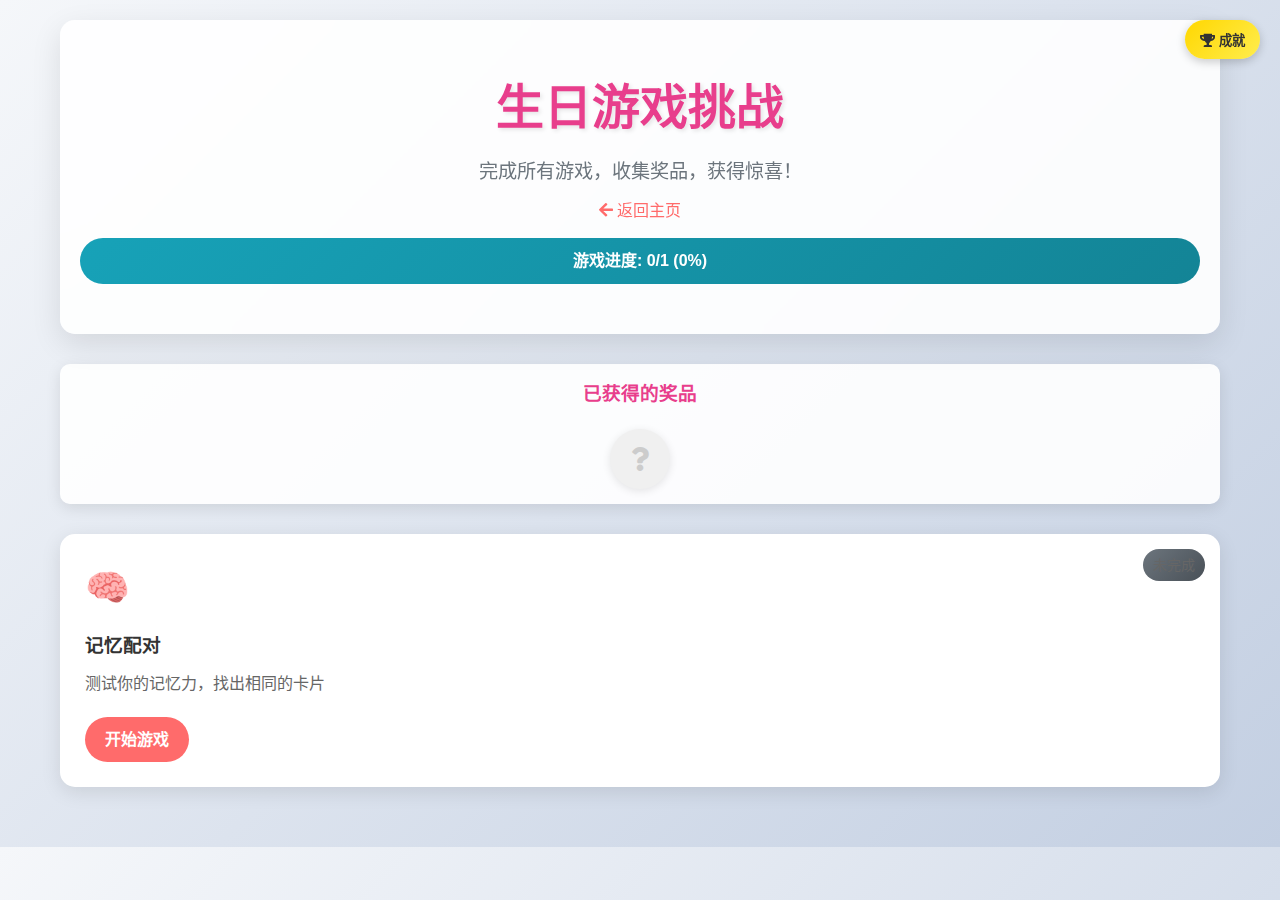
<file: birthday_website/games.html>
<!DOCTYPE html>
<html lang="zh-CN">
<head>
    <meta charset="UTF-8">
    <meta name="viewport" content="width=device-width, initial-scale=1.0">
    <title>生日游戏挑战 - 赢取惊喜</title>
    <link rel="stylesheet" href="css/style.css">
    <link rel="stylesheet" href="css/games.css">
    <link rel="stylesheet" href="https://cdnjs.cloudflare.com/ajax/libs/font-awesome/5.15.4/css/all.min.css">
</head>
<body>
    <div class="container games-container">
        <header>
            <h1 class="title">生日游戏挑战</h1>
            <p class="subtitle">完成所有游戏，收集奖品，获得惊喜！</p>
            <a href="index.html" class="back-btn"><i class="fas fa-arrow-left"></i> 返回主页</a>
        </header>

        <section class="game-selection">
            <div class="prizes-display">
                <h3>已获得的奖品</h3>
                <div class="prizes-container" id="prizes-container">
                    <!-- 奖品将通过JavaScript动态添加 -->
                    <div class="prize-placeholder" data-game="memory"><i class="fas fa-question"></i></div>
                </div>
            </div>

            <div class="games-grid">
                <div class="game-card" data-game="memory">
                    <div class="game-icon">🧠</div>
                    <h3>记忆配对</h3>
                    <p>测试你的记忆力，找出相同的卡片</p>
                    <div class="game-status" id="memory-status">未完成</div>
                    <a href="games/memory.html" class="play-btn">开始游戏</a>
                </div>
            </div>
        </section>

        <section class="final-prize hidden" id="final-prize-section">
            <h2>恭喜你完成所有挑战！</h2>
            <div class="final-prize-content">
                <div class="final-prize-icon"><i class="fas fa-gift"></i></div>
                <p>你已经收集了所有奖品，点击下方按钮领取最终惊喜！</p>
                <a href="surprise.html" class="surprise-btn">领取惊喜</a>
            </div>
        </section>

        <!-- <footer>
            <p>用❤️制作 | 生日快乐</p>
        </footer> -->
    </div>

    <script src="config.js"></script>
    <script src="js/achievements.js"></script>
    <script src="js/games.js"></script>
    <script>
        // 检查游戏完成状态
        function updateGameStatus() {
            const games = ['memory'];
            const statusMap = {
                'memory': 'memoryGameCompleted'
            };
            
            games.forEach(game => {
                const statusElement = document.getElementById(`${game}-status`);
                const gameCard = document.querySelector(`[data-game="${game}"]`);
                
                if (statusElement && gameCard) {
                    if (localStorage.getItem(statusMap[game]) === 'true') {
                        statusElement.textContent = '已完成';
                        statusElement.style.background = 'linear-gradient(135deg, #28a745, #20c997)';
                        gameCard.classList.add('completed');
                    } else {
                        statusElement.textContent = '未完成';
                        statusElement.style.background = 'linear-gradient(135deg, #6c757d, #495057)';
                    }
                }
            });
            
            // 计算总体进度
            const completedGames = games.filter(game => localStorage.getItem(statusMap[game]) === 'true').length;
            const totalGames = games.length;
            const progress = Math.round((completedGames / totalGames) * 100);
            
            // 更新进度显示
            const progressElement = document.querySelector('.progress-info');
            if (progressElement) {
                progressElement.textContent = `游戏进度: ${completedGames}/${totalGames} (${progress}%)`;
            }
        }
        
        // 页面加载时更新状态
        document.addEventListener('DOMContentLoaded', function() {
            updateGameStatus();
            
            // 添加进度信息
            const header = document.querySelector('header');
            const progressInfo = document.createElement('div');
            progressInfo.className = 'progress-info';
            progressInfo.style.cssText = `
                background: linear-gradient(135deg, #17a2b8, #138496);
                color: white;
                padding: 10px 20px;
                border-radius: 25px;
                margin-top: 15px;
                font-weight: bold;
                text-align: center;
            `;
            header.appendChild(progressInfo);
            
            updateGameStatus(); // 再次调用以更新进度信息
        });
    </script>
</body>
</html>
</file>
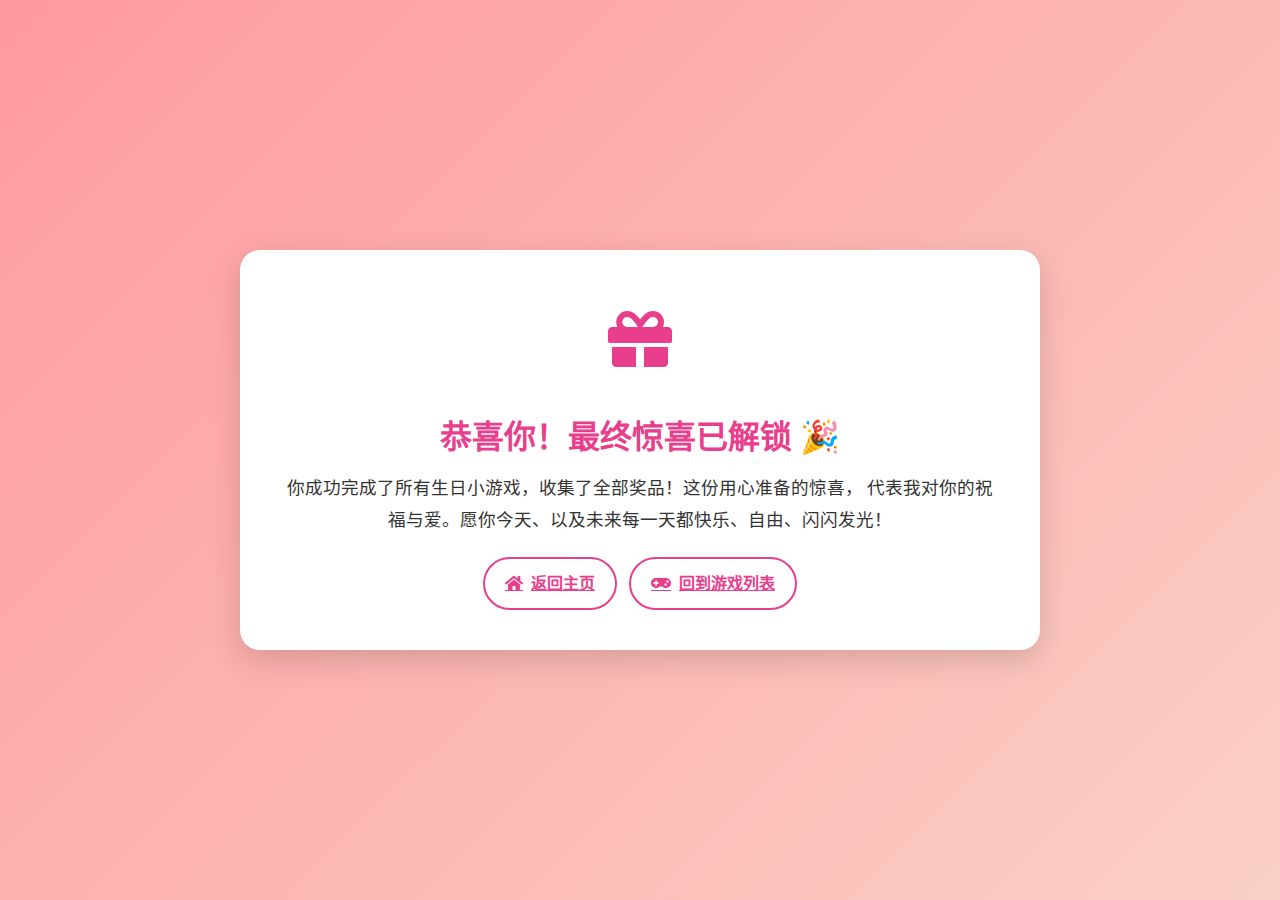
<file: birthday_website/surprise.html>
<!DOCTYPE html>
<html lang="zh-CN">
<head>
    <meta charset="UTF-8" />
    <meta name="viewport" content="width=device-width, initial-scale=1.0" />
    <title>最终惊喜 - 生日快乐</title>
    <link rel="stylesheet" href="css/style.css" />
    <link rel="stylesheet" href="css/games.css" />
    <link rel="stylesheet" href="https://cdnjs.cloudflare.com/ajax/libs/font-awesome/5.15.4/css/all.min.css" />
    <style>
        body {
            background: linear-gradient(135deg, #ff9a9e 0%, #fad0c4 100%);
            min-height: 100vh;
            display: flex;
            align-items: center;
            justify-content: center;
            color: #333;
        }
        .surprise-container {
            background: #fff;
            border-radius: 20px;
            box-shadow: 0 10px 30px rgba(0,0,0,0.15);
            padding: 40px;
            max-width: 800px;
            text-align: center;
        }
        .surprise-icon {
            font-size: 4rem;
            color: #e83e8c;
            margin-bottom: 20px;
        }
        .surprise-title {
            font-size: 2rem;
            margin-bottom: 10px;
            color: #e83e8c;
        }
        .surprise-text {
            font-size: 1.1rem;
            margin: 10px 0 20px;
            line-height: 1.8;
        }
        .btn-group {
            display: flex;
            gap: 12px;
            justify-content: center;
            flex-wrap: wrap;
        }
        .btn {
            display: inline-flex;
            align-items: center;
            gap: 8px;
            border-radius: 30px;
            padding: 12px 20px;
            border: 2px solid #e83e8c;
            color: #e83e8c;
            background: #fff;
            cursor: pointer;
            font-weight: bold;
            transition: all .25s ease;
        }
        .btn:hover { background: #e83e8c; color: #fff; }
        .confetti { position: fixed; inset: 0; pointer-events: none; }
        .confetti span {
            position: absolute; width: 10px; height: 10px; border-radius: 2px;
            opacity: .9; animation: fall 3.5s linear infinite;
        }
        @keyframes fall {
            0% { transform: translateY(-100vh) rotate(0deg); }
            100% { transform: translateY(100vh) rotate(360deg); }
        }
    </style>
</head>
<body>
    <div class="surprise-container">
        <div class="surprise-icon"><i class="fas fa-gift"></i></div>
        <h1 class="surprise-title">恭喜你！最终惊喜已解锁 🎉</h1>
        <p class="surprise-text">
            你成功完成了所有生日小游戏，收集了全部奖品！这份用心准备的惊喜，
            代表我对你的祝福与爱。愿你今天、以及未来每一天都快乐、自由、闪闪发光！
        </p>
        <div class="btn-group">
            <a class="btn" href="index.html"><i class="fas fa-home"></i> 返回主页</a>
            <a class="btn" href="games.html"><i class="fas fa-gamepad"></i> 回到游戏列表</a>
        </div>
    </div>

    <div class="confetti" id="confetti"></div>
    <script>
        // 简易彩带效果
        const colors = ['#e83e8c', '#ffd166', '#06d6a0', '#118ab2', '#ef476f'];
        const confetti = document.getElementById('confetti');
        for (let i = 0; i < 120; i++) {
            const piece = document.createElement('span');
            piece.style.left = Math.random() * 100 + 'vw';
            piece.style.background = colors[Math.floor(Math.random() * colors.length)];
            piece.style.animationDelay = (Math.random() * 2) + 's';
            piece.style.transform = `translateY(-100vh) rotate(${Math.random() * 360}deg)`;
            confetti.appendChild(piece);
        }
    </script>
</body>
</html>
</file>
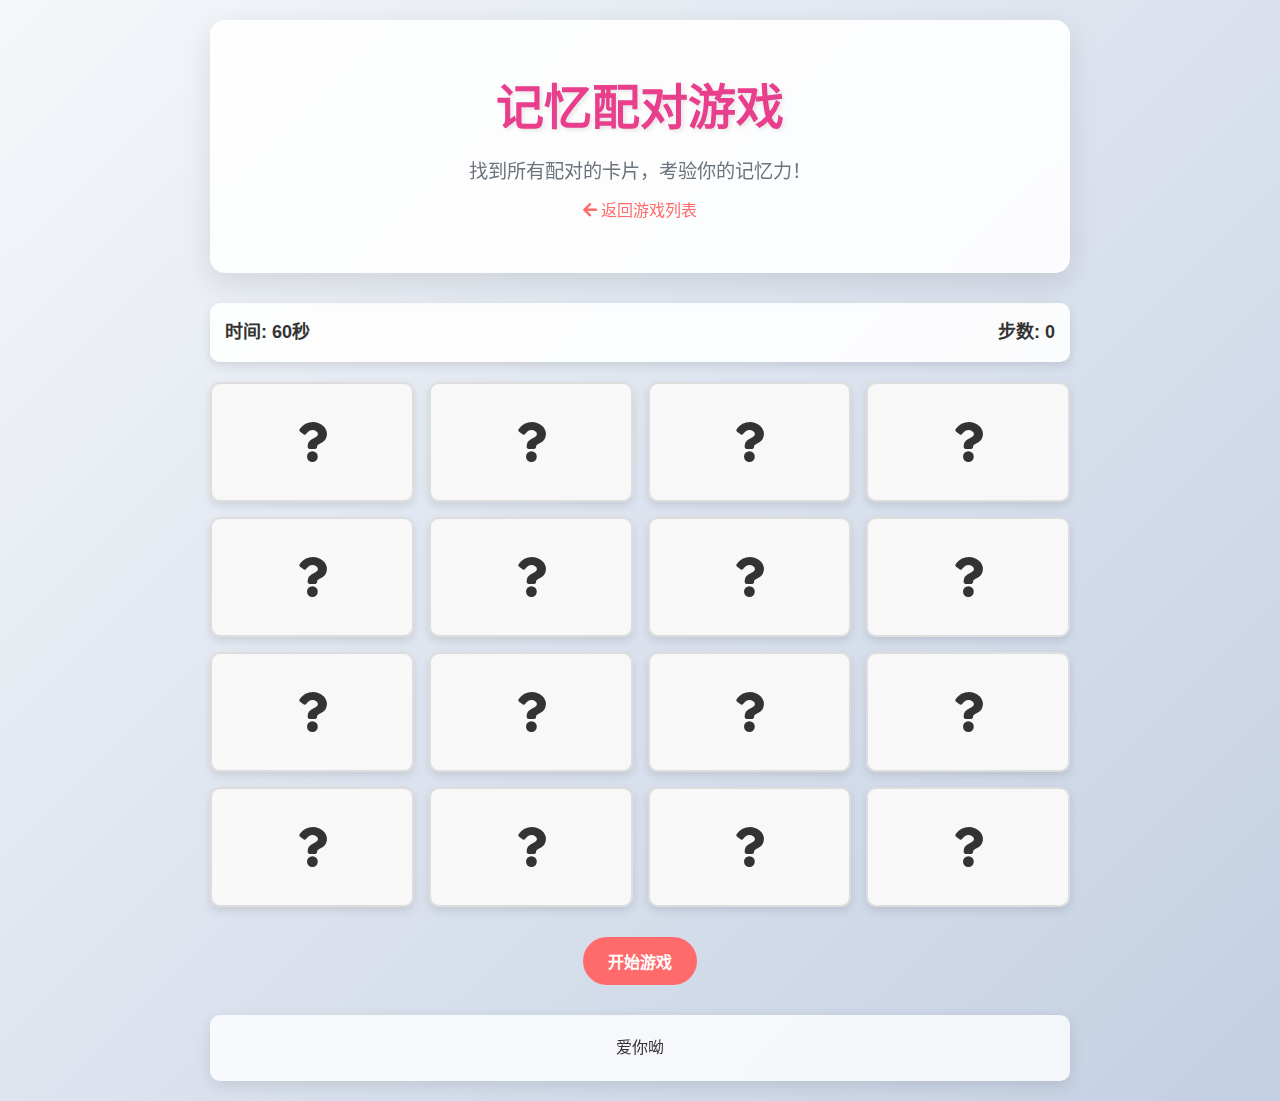
<file: birthday_website/games/memory.html>
<!DOCTYPE html>
<html lang="zh-CN">
<head>
    <meta charset="UTF-8">
    <meta name="viewport" content="width=device-width, initial-scale=1.0">
    <title>记忆配对游戏 - 生日挑战</title>
    <link rel="stylesheet" href="../css/style.css?v=7">
    <link rel="stylesheet" href="../css/games.css?v=7">
    <link rel="stylesheet" href="../css/memory.css?v=7">
    <link rel="stylesheet" href="https://cdnjs.cloudflare.com/ajax/libs/font-awesome/5.15.4/css/all.min.css">
</head>
<body>
    <div class="container game-container">
        <header>
            <h1 class="title">记忆配对游戏</h1>
            <p class="subtitle">找到所有配对的卡片，考验你的记忆力！</p>
            <a href="../games.html" class="back-btn"><i class="fas fa-arrow-left"></i> 返回游戏列表</a>
        </header>

        <div class="game-info">
            <div class="timer">时间: <span id="timer">60</span>秒</div>
            <div class="moves">步数: <span id="moves">0</span></div>
        </div>

        <div class="memory-game" id="memory-game">
            <!-- 卡片将通过JavaScript动态添加 -->
        </div>

        <div class="game-controls">
            <button id="start-game" class="game-btn">开始游戏</button>
            <button id="restart-game" class="game-btn hidden">重新开始</button>
        </div>

        <!-- 游戏结果弹窗 -->
        <div class="modal" id="result-modal">
            <div class="modal-content">
                <div class="modal-header">
                    <h2 id="result-title">游戏结束</h2>
                </div>
                <div class="modal-body">
                    <p id="result-message"></p>
                    <div class="prize-display hidden" id="prize-display">
                        <h3>恭喜获得奖品！</h3>
                        <div class="prize-icon">
                            <i class="fas fa-birthday-cake"></i>
                        </div>
                        <p>生日蛋糕</p>
                    </div>
                </div>
                <div class="modal-footer">
                    <button id="play-again" class="game-btn">再玩一次</button>
                    <a href="../games.html" class="game-btn">返回游戏列表</a>
                </div>
            </div>
        </div>

        <footer>
            <p>爱你呦</p>
        </footer>
    </div>

    <script src="../js/achievements.js?v=7"></script>
    <script src="../js/memory.js?v=7"></script>
</body>
</html>
</file>
<file: birthday_website/css/style.css>
/* 全局样式 */
* {
    margin: 0;
    padding: 0;
    box-sizing: border-box;
}

body {
    font-family: 'Microsoft YaHei', Arial, sans-serif;
    background: linear-gradient(135deg, #f5f7fa 0%, #c3cfe2 100%);
    color: #333;
    line-height: 1.6;
    position: relative;
    overflow-x: hidden;
}

/* 粒子背景 */
#particles-js {
    position: fixed;
    width: 100%;
    height: 100%;
    top: 0;
    left: 0;
    z-index: -1;
}

.container {
    max-width: 1200px;
    margin: 0 auto;
    padding: 20px;
    position: relative;
    z-index: 1;
}

h1, h2, h3 {
    margin-bottom: 20px;
    color: #e83e8c;
}

/* 头部样式 */
header {
    text-align: center;
    padding: 50px 20px;
    background: rgba(255, 255, 255, 0.9);
    border-radius: 15px;
    margin-bottom: 30px;
    box-shadow: 0 10px 30px rgba(0, 0, 0, 0.1);
    backdrop-filter: blur(10px);
}

.title {
    font-size: clamp(2rem, 5vw, 3rem);
    color: #e83e8c;
    margin-bottom: 10px;
    animation: fadeInUp 2s ease-out;
    text-shadow: 2px 2px 4px rgba(0, 0, 0, 0.1);
}

.subtitle {
    font-size: clamp(1rem, 3vw, 1.2rem);
    color: #6c757d;
    animation: fadeInUp 2s ease-out 0.5s both;
}

/* 照片展示区 */
.photo-gallery {
    background: rgba(255, 255, 255, 0.9);
    border-radius: 15px;
    padding: 30px;
    margin-bottom: 30px;
    box-shadow: 0 10px 30px rgba(0, 0, 0, 0.1);
    backdrop-filter: blur(10px);
}

.gallery-container {
    position: relative;
    max-width: 600px;
    margin: 0 auto;
}

.slideshow-container {
    position: relative;
    width: 100%;
    height: 400px;
    border-radius: 10px;
    overflow: hidden;
    box-shadow: 0 5px 15px rgba(0, 0, 0, 0.2);
}

.slide {
    display: none;
    position: relative;
    width: 100%;
    height: 100%;
}

.slide.active {
    display: block;
    animation: slideIn 0.5s ease-in-out;
}

.slide img {
    width: 100%;
    height: 100%;
    object-fit: cover;
}

.caption {
    position: absolute;
    bottom: 0;
    left: 0;
    right: 0;
    background: linear-gradient(transparent, rgba(0, 0, 0, 0.7));
    color: white;
    padding: 20px;
    text-align: center;
    font-size: 1.1rem;
}

.prev, .next {
    position: absolute;
    top: 50%;
    transform: translateY(-50%);
    background: rgba(255, 255, 255, 0.8);
    border: none;
    padding: 15px;
    cursor: pointer;
    border-radius: 50%;
    font-size: 1.2rem;
    color: #e83e8c;
    transition: all 0.3s ease;
    z-index: 2;
}

.prev {
    left: 20px;
}

.next {
    right: 20px;
}

.prev:hover, .next:hover {
    background: rgba(255, 255, 255, 1);
    transform: translateY(-50%) scale(1.1);
}

/* 留言区域 */
.message {
    background: rgba(255, 255, 255, 0.9);
    border-radius: 15px;
    padding: 30px;
    margin-bottom: 30px;
    box-shadow: 0 10px 30px rgba(0, 0, 0, 0.1);
    backdrop-filter: blur(10px);
}

.message-content p {
    margin-bottom: 15px;
    font-size: 1.1rem;
    line-height: 1.8;
}

.signature {
    text-align: right;
    font-style: italic;
    color: #e83e8c;
    font-weight: bold;
}

/* 照片墙样式 */
.photo-wall {
    background: rgba(255, 255, 255, 0.9);
    border-radius: 15px;
    padding: 30px;
    margin-bottom: 30px;
    box-shadow: 0 10px 30px rgba(0, 0, 0, 0.1);
    backdrop-filter: blur(10px);
}

.photo-grid {
    display: grid;
    grid-template-columns: repeat(auto-fit, minmax(200px, 1fr));
    gap: 20px;
    max-width: 1000px;
    margin: 0 auto;
    padding: 20px 0;
}

.photo-item {
    position: relative;
    cursor: pointer;
    transition: all 0.3s ease;
    border-radius: 10px;
    overflow: hidden;
    box-shadow: 0 5px 15px rgba(0, 0, 0, 0.2);
}

.photo-item.large {
    grid-column: span 2;
    grid-row: span 2;
}

.photo-item.medium {
    grid-column: span 1;
    grid-row: span 1;
}

.photo-item.small {
    grid-column: span 1;
    grid-row: span 1;
    max-height: 200px;
}

.photo-item img {
    width: 100%;
    height: 100%;
    object-fit: cover;
    transition: all 0.3s ease;
}

.photo-item:hover {
    transform: rotate(0deg) scale(1.05) !important;
    z-index: 10;
    box-shadow: 0 15px 30px rgba(0, 0, 0, 0.3);
}

.photo-overlay {
    position: absolute;
    bottom: 0;
    left: 0;
    right: 0;
    background: linear-gradient(transparent, rgba(0, 0, 0, 0.8));
    color: white;
    padding: 20px;
    transform: translateY(100%);
    transition: transform 0.3s ease;
}

.photo-item:hover .photo-overlay {
    transform: translateY(0);
}

.photo-overlay h3 {
    margin: 0 0 5px 0;
    font-size: 1.2em;
    font-weight: bold;
}

.photo-overlay .photo-date {
    font-size: 0.9em;
    opacity: 0.8;
    margin: 0;
}

/* 照片模态框样式 */
.photo-modal {
    display: none;
    position: fixed;
    z-index: 1000;
    left: 0;
    top: 0;
    width: 100%;
    height: 100%;
    background-color: rgba(0, 0, 0, 0.9);
    animation: fadeIn 0.3s ease;
}

.modal-content {
    position: relative;
    margin: 5% auto;
    max-width: 90%;
    max-height: 90%;
    background: white;
    border-radius: 15px;
    overflow: hidden;
    display: flex;
    box-shadow: 0 20px 60px rgba(0, 0, 0, 0.5);
}

.modal-content img {
    width: 60%;
    height: auto;
    object-fit: cover;
}

.photo-story {
    width: 40%;
    padding: 30px;
    display: flex;
    flex-direction: column;
    justify-content: center;
}

.photo-story h3 {
    color: #e83e8c;
    margin-bottom: 10px;
    font-size: 1.5em;
}

.photo-story p {
    margin-bottom: 15px;
    line-height: 1.6;
}

.close-modal {
    position: absolute;
    top: 15px;
    right: 25px;
    color: #aaa;
    font-size: 28px;
    font-weight: bold;
    cursor: pointer;
    z-index: 1001;
}

.close-modal:hover {
    color: #e83e8c;
}

@keyframes fadeIn {
    from { opacity: 0; }
    to { opacity: 1; }
}

.left {
    left: 0;
}

.right {
    left: 50%;
}

.right::after {
    left: -10px;
}

/* 倒计时样式 */
/* 页脚样式 */
footer {
    background: rgba(255, 255, 255, 0.9);
    border-radius: 15px;
    padding: 30px;
    text-align: center;
    box-shadow: 0 10px 30px rgba(0, 0, 0, 0.1);
    backdrop-filter: blur(10px);
}

.music-control {
    margin: 20px 0;
}

#music-toggle {
    background: linear-gradient(45deg, #17a2b8, #138496);
    color: white;
    border: none;
    padding: 12px 25px;
    border-radius: 25px;
    cursor: pointer;
    font-size: 1rem;
    transition: all 0.3s ease;
}

#music-toggle:hover {
    transform: translateY(-2px);
    box-shadow: 0 5px 15px rgba(23, 162, 184, 0.4);
}

.reset-control {
    margin: 20px 0;
}

#reset-progress {
    background: linear-gradient(45deg, #dc3545, #c82333);
    color: white;
    border: none;
    padding: 12px 25px;
    border-radius: 25px;
    cursor: pointer;
    font-size: 1rem;
    transition: all 0.3s ease;
}

#reset-progress:hover {
    transform: translateY(-2px);
    box-shadow: 0 5px 15px rgba(220, 53, 69, 0.4);
}

.games-link {
    margin-top: 20px;
}

.games-btn {
    display: inline-block;
    background: linear-gradient(45deg, #fd7e14, #e55a4e);
    color: white;
    text-decoration: none;
    padding: 15px 30px;
    border-radius: 25px;
    font-size: 1.1rem;
    font-weight: bold;
    transition: all 0.3s ease;
}

.games-btn:hover {
    transform: translateY(-2px);
    box-shadow: 0 5px 15px rgba(253, 126, 20, 0.4);
    text-decoration: none;
    color: white;
}

/* 动画效果 */
@keyframes fadeIn {
    from { opacity: 0; }
    to { opacity: 1; }
}

@keyframes fadeInUp {
    from {
        opacity: 0;
        transform: translateY(30px);
    }
    to {
        opacity: 1;
        transform: translateY(0);
    }
}

@keyframes slideIn {
    from {
        opacity: 0;
        transform: scale(1.1);
    }
    to {
        opacity: 1;
        transform: scale(1);
    }
}

@keyframes pulse {
    0% { transform: scale(1); }
    50% { transform: scale(1.05); }
    100% { transform: scale(1); }
}

/* 照片墙响应式设计 */
@media (max-width: 768px) {
    .photo-grid {
        grid-template-columns: repeat(auto-fit, minmax(150px, 1fr));
        gap: 15px;
    }
    
    .photo-item.large {
        grid-column: span 1;
        grid-row: span 1;
    }
    
    .modal-content {
        flex-direction: column;
        max-width: 95%;
        max-height: 95%;
    }
    
    .modal-content img {
        width: 100%;
        height: 300px;
    }
    
    .photo-story {
        width: 100%;
        padding: 20px;
    }
}

@media (max-width: 480px) {
    .photo-grid {
        grid-template-columns: repeat(auto-fit, minmax(120px, 1fr));
        gap: 10px;
    }
    
    .photo-item.large,
    .photo-item.medium {
        grid-column: span 1;
        grid-row: span 1;
    }
    
    .modal-content img {
        height: 250px;
    }
    
    .photo-story {
        padding: 15px;
    }
    
    .photo-story h3 {
        font-size: 1.2em;
    }
}

.gallery-container {
    position: relative;
    max-width: 800px;
    margin: 0 auto;
}

.slideshow-container {
    width: 100%;
    height: 500px;
    overflow: hidden;
    border-radius: 10px;
    position: relative;
}

.slide {
    width: 100%;
    height: 100%;
    display: none;
    position: absolute;
    transition: opacity 1s ease-in-out;
}

.slide.active {
    display: block;
}

.slide img {
    width: 100%;
    height: 100%;
    object-fit: cover;
    border-radius: 10px;
}

.prev, .next {
    position: absolute;
    top: 50%;
    transform: translateY(-50%);
    background: rgba(255, 255, 255, 0.7);
    color: #e83e8c;
    border: none;
    border-radius: 50%;
    width: 50px;
    height: 50px;
    font-size: 1.5rem;
    cursor: pointer;
    transition: all 0.3s;
}

.prev:hover, .next:hover {
    background: rgba(232, 62, 140, 0.7);
    color: white;
}

.prev {
    left: 10px;
}

.next {
    right: 10px;
}

/* 留言区 */
.message {
    background: rgba(255, 255, 255, 0.8);
    padding: 30px;
    border-radius: 10px;
    margin-bottom: 30px;
    box-shadow: 0 5px 15px rgba(0, 0, 0, 0.1);
}

.message-content {
    font-size: 1.1rem;
    line-height: 1.8;
    text-align: center;
    max-width: 800px;
    margin: 0 auto;
}

.signature {
    text-align: right;
    font-style: italic;
    margin-top: 20px;
    color: #e83e8c;
}

/* 页脚 */
footer {
    text-align: center;
    padding: 20px;
    background: rgba(255, 255, 255, 0.8);
    border-radius: 10px;
    box-shadow: 0 5px 15px rgba(0, 0, 0, 0.1);
}

.music-control {
    margin-top: 15px;
}

#music-toggle {
    background: #e83e8c;
    color: white;
    border: none;
    padding: 10px 20px;
    border-radius: 30px;
    cursor: pointer;
    transition: all 0.3s;
}

#music-toggle:hover {
    background: #d5317c;
    transform: scale(1.05);
}

/* 漂浮爱心 */
.floating-hearts {
    position: fixed;
    top: 0;
    left: 0;
    width: 100%;
    height: 100%;
    pointer-events: none;
    z-index: -1;
}

.heart {
    position: absolute;
    width: 20px;
    height: 20px;
    background: url('data:image/svg+xml;utf8,<svg xmlns="http://www.w3.org/2000/svg" viewBox="0 0 24 24" fill="%23e83e8c"><path d="M12 21.35l-1.45-1.32C5.4 15.36 2 12.28 2 8.5 2 5.42 4.42 3 7.5 3c1.74 0 3.41.81 4.5 2.09C13.09 3.81 14.76 3 16.5 3 19.58 3 22 5.42 22 8.5c0 3.78-3.4 6.86-8.55 11.54L12 21.35z"/></svg>') no-repeat center center;
    opacity: 0;
    animation: float 4s linear infinite;
}

/* 动画 */
@keyframes fadeIn {
    from { opacity: 0; }
    to { opacity: 1; }
}

@keyframes float {
    0% {
        transform: translateY(0) rotate(0deg);
        opacity: 1;
    }
    100% {
        transform: translateY(-100vh) rotate(360deg);
        opacity: 0;
    }
}

/* 响应式设计 */
@media (max-width: 768px) {
    .title {
        font-size: 2rem;
    }
    
    .slideshow-container {
        height: 300px;
    }
    
    .timeline::after {
        left: 31px;
    }
    
    .timeline-item {
        width: 100%;
        padding-left: 70px;
        padding-right: 25px;
    }
    
    .timeline-item::after {
        left: 18px;
    }
    
    .right {
        left: 0;
    }
}

/* 罗小黑静态宠物样式 */
.pet-container {
    position: fixed;
    bottom: 20px;
    right: 20px;
    z-index: 1000;
}

.pet-image {
    width: 120px;
    height: 120px;
    object-fit: contain;
    image-rendering: pixelated; /* 保持像素风格 */
    image-rendering: -moz-crisp-edges;
    image-rendering: crisp-edges;
}

/* 响应式设计 */
@media (max-width: 768px) {
    .pet-container {
        bottom: 15px;
        right: 15px;
    }
    
    .pet-image {
        width: 90px;
        height: 90px;
    }
}

@media (max-width: 480px) {
    .pet-container {
        bottom: 10px;
        right: 10px;
    }
    
    .pet-image {
        width: 70px;
        height: 70px;
    }
}

/* 生日快乐文字样式 */
.meow-text {
    font-size: 28px;
    font-weight: 900;
    background: linear-gradient(45deg, #ff6b6b, #feca57, #48dbfb, #ff9ff3);
    background-size: 300% 300%;
    -webkit-background-clip: text;
    -webkit-text-fill-color: transparent;
    background-clip: text;
    text-shadow: 0 0 20px rgba(255, 107, 107, 0.5);
    transform: translateY(20px) scale(0.5);
    opacity: 0;
    transition: all 0.6s cubic-bezier(0.68, -0.55, 0.265, 1.55);
    font-family: 'Microsoft YaHei', 'PingFang SC', 'Helvetica Neue', Arial, sans-serif;
    user-select: none;
    animation: gradientShift 2s ease-in-out infinite;
    letter-spacing: 2px;
    position: relative;
}

.meow-text::before {
    content: '';
    position: absolute;
    top: -5px;
    left: -5px;
    right: -5px;
    bottom: -5px;
    background: linear-gradient(45deg, #ff6b6b, #feca57, #48dbfb, #ff9ff3);
    background-size: 300% 300%;
    border-radius: 15px;
    z-index: -1;
    filter: blur(15px);
    opacity: 0.3;
    animation: gradientShift 2s ease-in-out infinite;
}

.meow-text.show {
    transform: translateY(0) scale(1);
    opacity: 1;
}

.meow-text.fade-out {
    transform: translateY(-40px) scale(1.2) rotate(5deg);
    opacity: 0;
    transition: all 0.8s ease-out;
}

@keyframes gradientShift {
    0%, 100% {
        background-position: 0% 50%;
    }
    50% {
        background-position: 100% 50%;
    }
}
</file>
<file: birthday_website/css/games.css>
/* 游戏页面通用样式 */
.games-container {
    max-width: 1200px;
    margin: 0 auto;
    padding: 20px;
}

.back-btn {
    display: inline-block;
    margin-top: 10px;
    color: #ff6b6b;
    text-decoration: none;
    font-size: 16px;
    transition: all 0.3s ease;
}

.back-btn:hover {
    color: #ff8e8e;
    transform: translateX(-5px);
}

/* 奖品展示区域 */
.prizes-display {
    background-color: rgba(255, 255, 255, 0.9);
    border-radius: 10px;
    padding: 15px;
    margin-bottom: 30px;
    box-shadow: 0 4px 15px rgba(0, 0, 0, 0.1);
    text-align: center;
}

.prizes-container {
    display: flex;
    justify-content: center;
    gap: 20px;
    margin-top: 15px;
}

.prize-placeholder {
    width: 60px;
    height: 60px;
    border-radius: 50%;
    background-color: #f0f0f0;
    display: flex;
    align-items: center;
    justify-content: center;
    font-size: 24px;
    color: #ccc;
    box-shadow: 0 2px 8px rgba(0, 0, 0, 0.1);
}

.prize-item {
    width: 60px;
    height: 60px;
    border-radius: 50%;
    background-color: #fff;
    display: flex;
    align-items: center;
    justify-content: center;
    font-size: 24px;
    color: #ff6b6b;
    box-shadow: 0 2px 8px rgba(0, 0, 0, 0.1);
    animation: prize-appear 0.5s ease-out;
}

@keyframes prize-appear {
    0% { transform: scale(0); opacity: 0; }
    70% { transform: scale(1.2); }
    100% { transform: scale(1); opacity: 1; }
}

/* 游戏卡片网格 */
.games-grid {
    display: grid;
    grid-template-columns: repeat(auto-fit, minmax(300px, 1fr));
    gap: 25px;
    margin-bottom: 40px;
}

.game-card {
    background-color: white;
    border-radius: 15px;
    padding: 25px;
    box-shadow: 0 5px 20px rgba(0, 0, 0, 0.1);
    transition: all 0.3s ease;
    position: relative;
    overflow: hidden;
}

.game-card:hover {
    transform: translateY(-5px);
    box-shadow: 0 8px 25px rgba(0, 0, 0, 0.15);
}

.game-icon {
    font-size: 36px;
    color: #ff6b6b;
    margin-bottom: 15px;
}

.game-card h3 {
    margin: 0 0 10px 0;
    color: #333;
}

.game-card p {
    color: #666;
    margin-bottom: 20px;
}

.play-btn {
    display: inline-block;
    background-color: #ff6b6b;
    color: white;
    padding: 10px 20px;
    border-radius: 30px;
    text-decoration: none;
    font-weight: bold;
    transition: all 0.3s ease;
}

.play-btn:hover {
    background-color: #ff8e8e;
    transform: scale(1.05);
}

.game-status {
    position: absolute;
    top: 15px;
    right: 15px;
    font-size: 14px;
    padding: 5px 10px;
    border-radius: 20px;
    background-color: #f0f0f0;
    color: #666;
}

.game-status.completed {
    background-color: #a0e7a0;
    color: #2e7d32;
}

/* 最终奖励区域 */
.final-prize {
    background-color: rgba(255, 255, 255, 0.9);
    border-radius: 15px;
    padding: 30px;
    margin: 40px 0;
    box-shadow: 0 5px 25px rgba(0, 0, 0, 0.15);
    text-align: center;
    animation: appear 0.8s ease-out;
}

.final-prize-content {
    display: flex;
    flex-direction: column;
    align-items: center;
}

.final-prize-icon {
    font-size: 60px;
    color: #ff6b6b;
    margin-bottom: 20px;
    animation: pulse 2s infinite;
}

@keyframes pulse {
    0% { transform: scale(1); }
    50% { transform: scale(1.1); }
    100% { transform: scale(1); }
}

.surprise-btn {
    display: inline-block;
    background-color: #ff6b6b;
    color: white;
    padding: 15px 30px;
    border-radius: 30px;
    text-decoration: none;
    font-weight: bold;
    font-size: 18px;
    margin-top: 20px;
    transition: all 0.3s ease;
}

.surprise-btn:hover {
    background-color: #ff8e8e;
    transform: scale(1.05);
    box-shadow: 0 5px 15px rgba(255, 107, 107, 0.4);
}

.hidden {
    display: none;
}

@keyframes appear {
    0% { opacity: 0; transform: translateY(30px); }
    100% { opacity: 1; transform: translateY(0); }
}

/* 响应式设计 */
@media (max-width: 768px) {
    .games-grid {
        grid-template-columns: 1fr;
    }
    
    .prizes-container {
        flex-wrap: wrap;
    }
}
</file>
<file: birthday_website/css/memory.css>
/* 记忆配对游戏样式 */
.game-container {
    max-width: 900px;
    margin: 0 auto;
    padding: 20px;
}

.game-info {
    display: flex;
    justify-content: space-between;
    margin: 20px 0;
    background-color: rgba(255, 255, 255, 0.9);
    padding: 15px;
    border-radius: 10px;
    box-shadow: 0 4px 10px rgba(0, 0, 0, 0.1);
}

.timer, .moves {
    font-size: 18px;
    font-weight: bold;
    color: #333;
}

.memory-game {
    display: grid;
    grid-template-columns: repeat(4, 1fr);
    gap: 15px;
    perspective: 1000px;
    margin-bottom: 30px;
}

.memory-card {
    height: 120px;
    position: relative;
    transform-style: preserve-3d;
    transition: transform 0.5s;
    cursor: pointer;
    border-radius: 10px;
    box-shadow: 0 4px 8px rgba(0, 0, 0, 0.1);
}

.memory-card.flip {
    transform: rotateY(180deg);
}

.memory-card.matched {
    transform: rotateY(180deg);
    box-shadow: 0 0 15px rgba(255, 107, 107, 0.7);
}

.front-face, .back-face {
    width: 100%;
    height: 100%;
    position: absolute;
    border-radius: 10px;
    backface-visibility: hidden;
    display: flex;
    align-items: center;
    justify-content: center;
    font-size: 40px;
}

.card-image {
    width: 80%;
    height: 80%;
    object-fit: contain;
    border-radius: 5px;
}

.front-face {
    background-color: #ff6b6b;
    transform: rotateY(180deg);
    color: white;
}

.back-face {
    background-color: #f8f8f8;
    color: #333;
    border: 2px solid #ddd;
}

.game-controls {
    display: flex;
    justify-content: center;
    gap: 20px;
    margin-bottom: 30px;
}

.game-btn {
    background-color: #ff6b6b;
    color: white;
    border: none;
    padding: 12px 25px;
    border-radius: 30px;
    font-size: 16px;
    font-weight: bold;
    cursor: pointer;
    transition: all 0.3s ease;
}

.game-btn:hover {
    background-color: #ff8e8e;
    transform: scale(1.05);
}

.hidden {
    display: none;
}

/* 结果弹窗样式 */
.modal {
    display: none;
    position: fixed;
    top: 0;
    left: 0;
    width: 100%;
    height: 100%;
    background-color: rgba(0, 0, 0, 0.7);
    z-index: 1000;
    align-items: center;
    justify-content: center;
}

.modal.show {
    display: flex;
    animation: fadeIn 0.3s ease-out;
}

@keyframes fadeIn {
    from { opacity: 0; }
    to { opacity: 1; }
}

.modal-content {
    background-color: white;
    border-radius: 15px;
    width: 90%;
    max-width: 500px;
    box-shadow: 0 5px 30px rgba(0, 0, 0, 0.3);
    overflow: hidden;
    animation: slideIn 0.4s ease-out;
}

@keyframes slideIn {
    from { transform: translateY(-50px); opacity: 0; }
    to { transform: translateY(0); opacity: 1; }
}

.modal-header {
    background-color: #ff6b6b;
    color: white;
    padding: 15px 20px;
    text-align: center;
}

.modal-header h2 {
    margin: 0;
    font-size: 24px;
}

.modal-body {
    padding: 25px;
    text-align: center;
}

.modal-footer {
    padding: 15px 20px;
    display: flex;
    justify-content: center;
    gap: 15px;
    border-top: 1px solid #eee;
}

.prize-display {
    margin-top: 20px;
    padding: 15px;
    background-color: #fff9e6;
    border-radius: 10px;
    animation: prizeAppear 0.8s ease-out;
}

@keyframes prizeAppear {
    0% { transform: scale(0.5); opacity: 0; }
    70% { transform: scale(1.1); }
    100% { transform: scale(1); opacity: 1; }
}

.prize-icon {
    font-size: 50px;
    color: #ff6b6b;
    margin: 15px 0;
    animation: pulse 2s infinite;
}

/* 响应式设计 */
@media (max-width: 768px) {
    .memory-game {
        grid-template-columns: repeat(3, 1fr);
    }
    
    .memory-card {
        height: 100px;
    }
}

@media (max-width: 480px) {
    .memory-game {
        grid-template-columns: repeat(2, 1fr);
    }
    
    .game-info {
        flex-direction: column;
        gap: 10px;
        align-items: center;
    }
}
</file>
